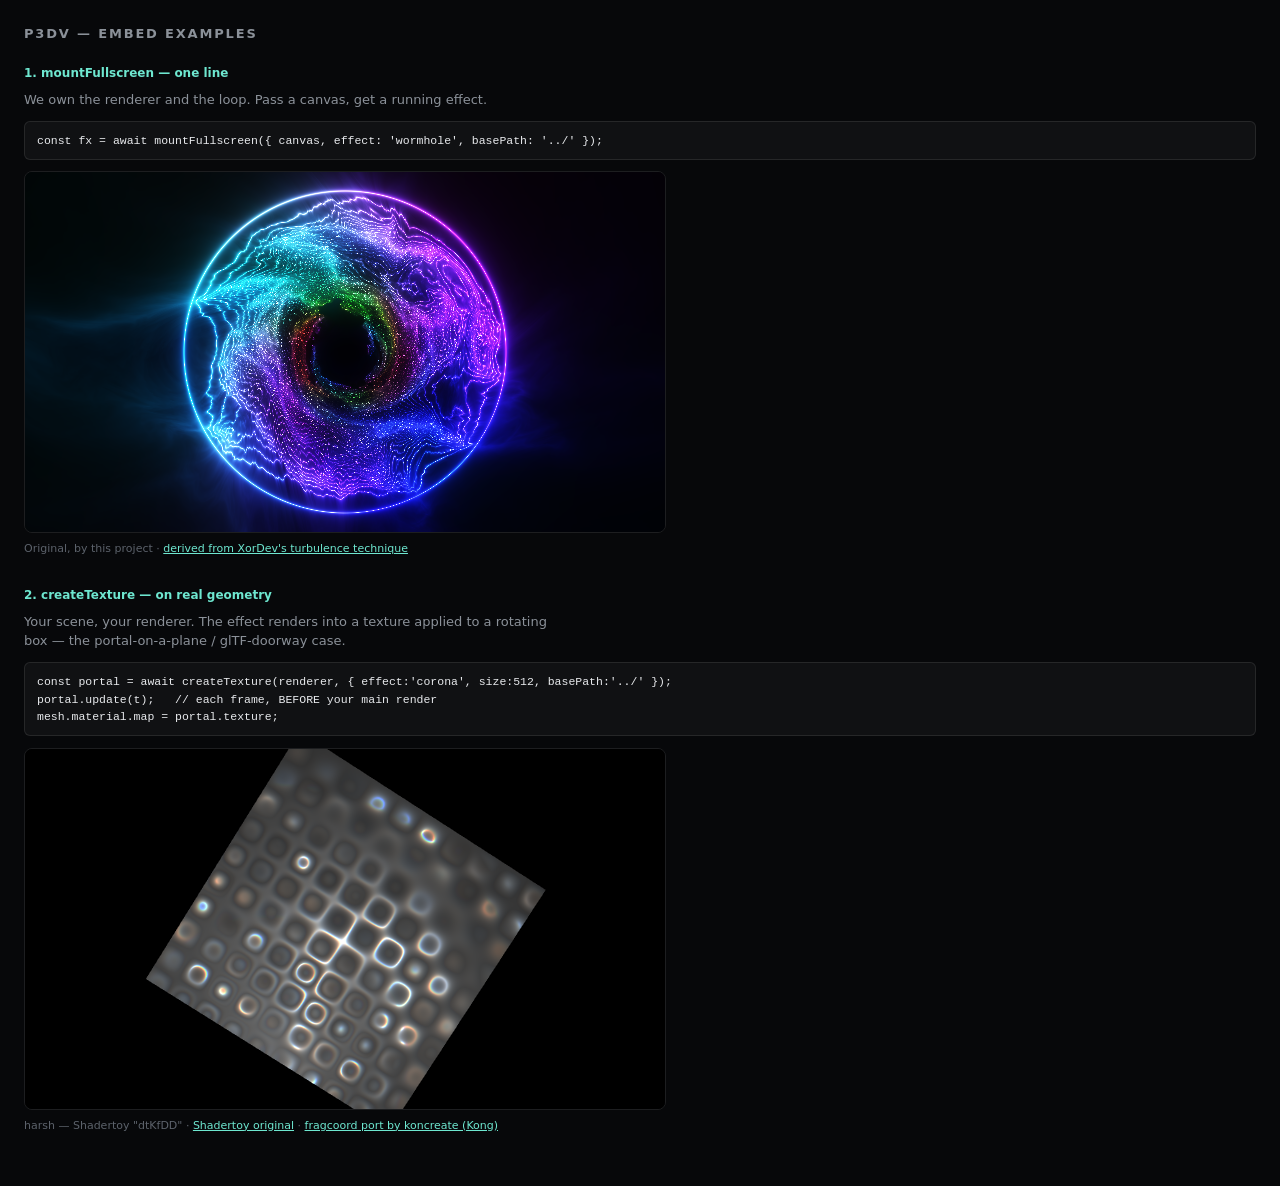
<file: embed/example.html>
<!doctype html>
<html lang="en"><head><meta charset="utf-8">
<meta name="viewport" content="width=device-width,initial-scale=1">
<title>p3dv embed examples</title>
<script type="importmap">
{ "imports": { "three": "../vendor/three.module.js" } }
</script>
<style>
  body { margin:0; background:#07080a; color:#e8eaed;
         font:13px/1.5 system-ui,-apple-system,sans-serif; padding:24px; }
  h1 { font-size:13px; letter-spacing:.14em; text-transform:uppercase; color:#8b9199; margin:0 0 20px; }
  section { margin-bottom:28px; }
  h2 { font-size:12px; color:#6ee7d0; margin:0 0 8px; font-weight:600; }
  p { color:#8b9199; margin:0 0 10px; max-width:64ch; }
  canvas { display:block; width:100%; max-width:640px; aspect-ratio:16/9; border-radius:8px;
           border:1px solid rgba(255,255,255,.09); touch-action:none; }
  code { font-family:ui-monospace,Menlo,monospace; font-size:11.5px; color:#e8eaed; }
  pre { background:rgba(255,255,255,.04); border:1px solid rgba(255,255,255,.09);
        border-radius:6px; padding:10px 12px; overflow-x:auto; font-size:11.5px; }
  .credit { font-size:11px; color:#5c626b; margin-top:8px; }
  .credit a { color:#6ee7d0; }
</style></head><body>

<h1>p3dv — embed examples</h1>

<section>
  <h2>1. mountFullscreen — one line</h2>
  <p>We own the renderer and the loop. Pass a canvas, get a running effect.</p>
  <pre>const fx = await mountFullscreen({ canvas, effect: 'wormhole', basePath: '../' });</pre>
  <canvas id="a"></canvas>
  <div class="credit" id="credit-a"></div>
</section>

<section>
  <h2>2. createTexture — on real geometry</h2>
  <p>Your scene, your renderer. The effect renders into a texture applied to a
     rotating box — the portal-on-a-plane / glTF-doorway case.</p>
  <pre>const portal = await createTexture(renderer, { effect:'corona', size:512, basePath:'../' });
portal.update(t);   // each frame, BEFORE your main render
mesh.material.map = portal.texture;</pre>
  <canvas id="b"></canvas>
  <div class="credit" id="credit-b"></div>
</section>

<script type="module">
import * as THREE from 'three';
import { mountFullscreen, createTexture, credits } from './p3dv.mjs';

// ── 1 ──────────────────────────────────────────────────────────────────────
const a = await mountFullscreen({
  canvas: document.getElementById('a'),
  effect: 'wormhole',
  basePath: '../',
  params: { uSpeed: 2.1, uTwist: 0.5 },
});
const ca = a.credit;
document.getElementById('credit-a').innerHTML =
  ca ? `${ca.origin}` + (ca.via ?? []).map(v => ` · <a href="${v.url}" target="_blank" rel="noopener">${v.label}</a>`).join('') : '';

// ── 2 ──────────────────────────────────────────────────────────────────────
const cv = document.getElementById('b');
const renderer = new THREE.WebGLRenderer({ canvas: cv, antialias: true });
renderer.outputColorSpace = THREE.SRGBColorSpace;
renderer.setPixelRatio(Math.min(devicePixelRatio, 2));

const scene = new THREE.Scene();
const cam = new THREE.PerspectiveCamera(45, 16/9, 0.1, 100);
cam.position.z = 3.4;

const portal = await createTexture(renderer, {
  effect: 'metal-grid-flow', size: 512, basePath: '../',
});
const box = new THREE.Mesh(
  new THREE.BoxGeometry(1.7, 1.7, 1.7),
  new THREE.MeshBasicMaterial({ map: portal.texture }),
);
scene.add(box);

const cb = await credits({ effect: 'metal-grid-flow', basePath: '../' });
document.getElementById('credit-b').innerHTML =
  `${cb.origin}` + (cb.via ?? []).map(v => ` · <a href="${v.url}" target="_blank" rel="noopener">${v.label}</a>`).join('');

function size() {
  const w = cv.clientWidth, h = cv.clientHeight;
  renderer.setSize(w, h, false);
  cam.aspect = w / h; cam.updateProjectionMatrix();
}
addEventListener('resize', size); size();

const t0 = performance.now();
(function loop(){
  requestAnimationFrame(loop);
  const t = (performance.now() - t0) / 1000;
  portal.update(t);                       // effect → texture, before main render
  box.rotation.set(t * 0.25, t * 0.4, 0);
  size();
  renderer.render(scene, cam);
})();

window.__embedReady = true;               // for the test harness
</script>
</body></html>
</file>
